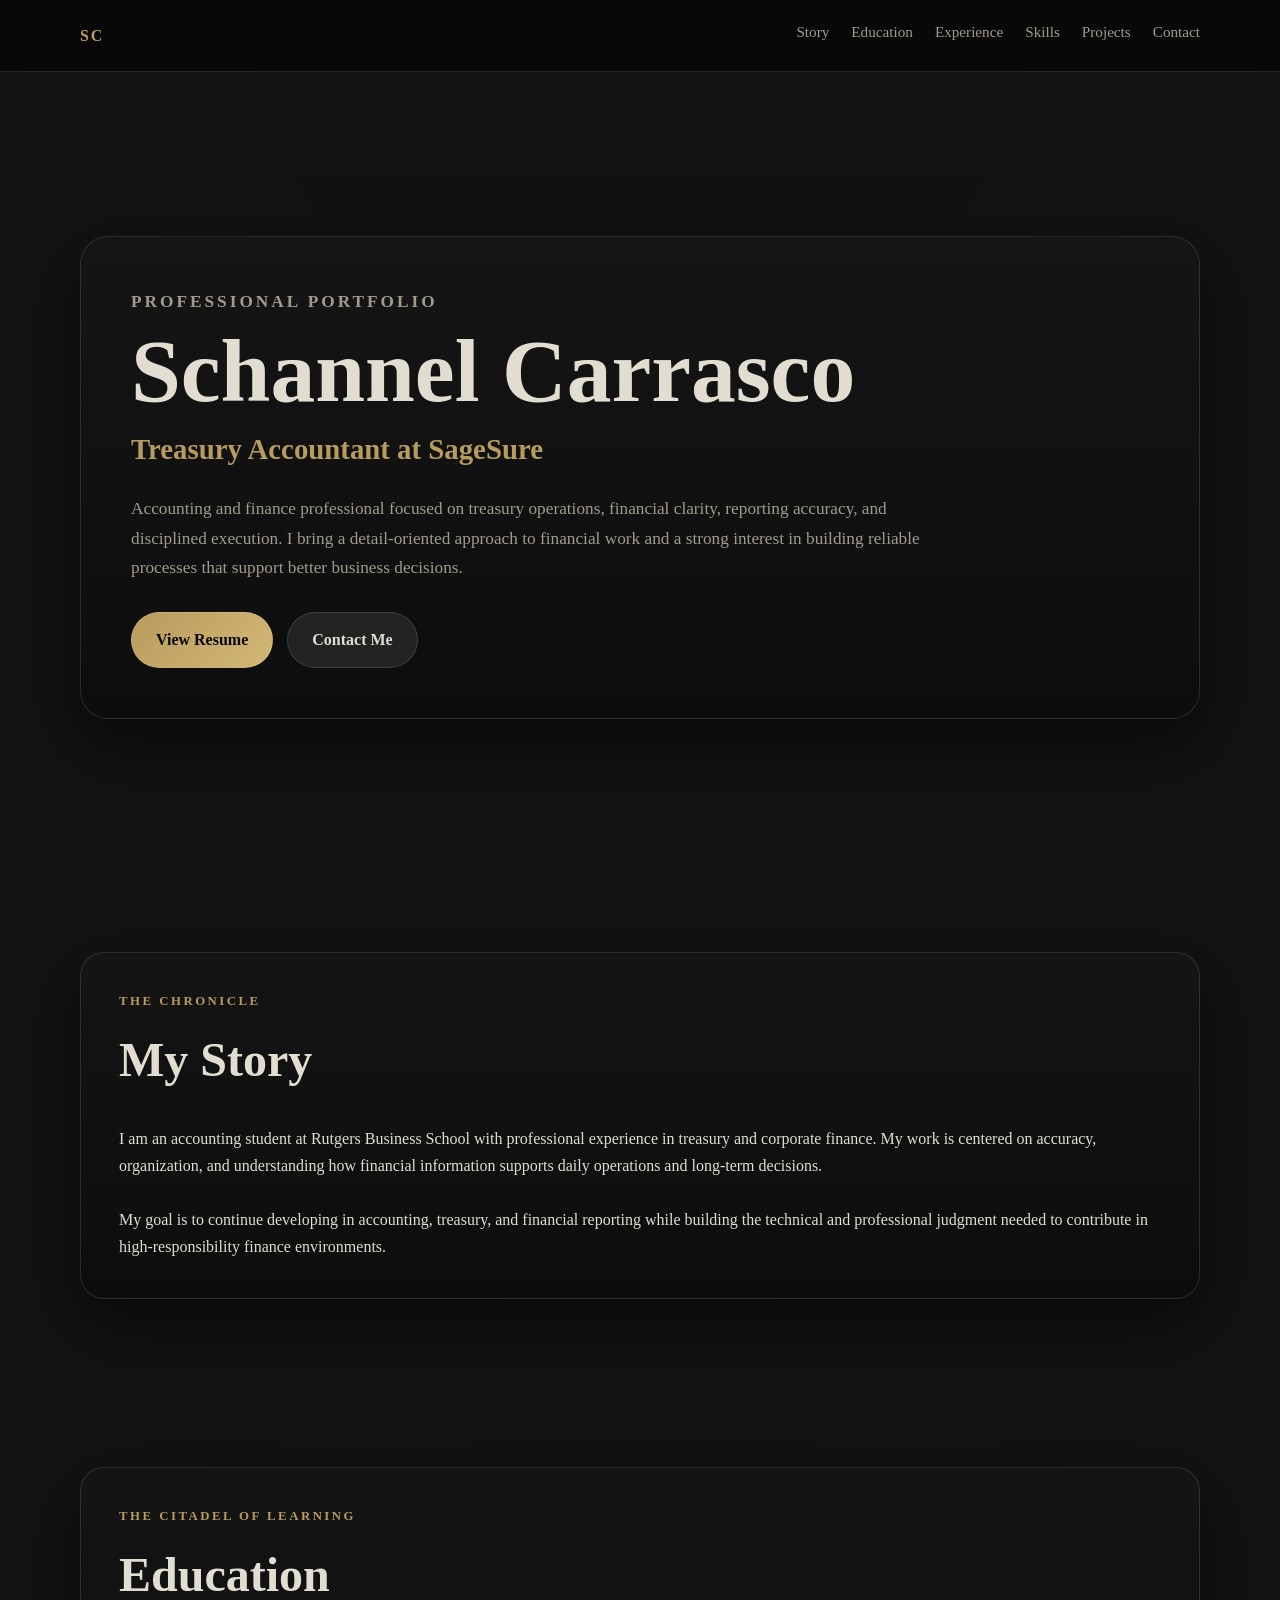
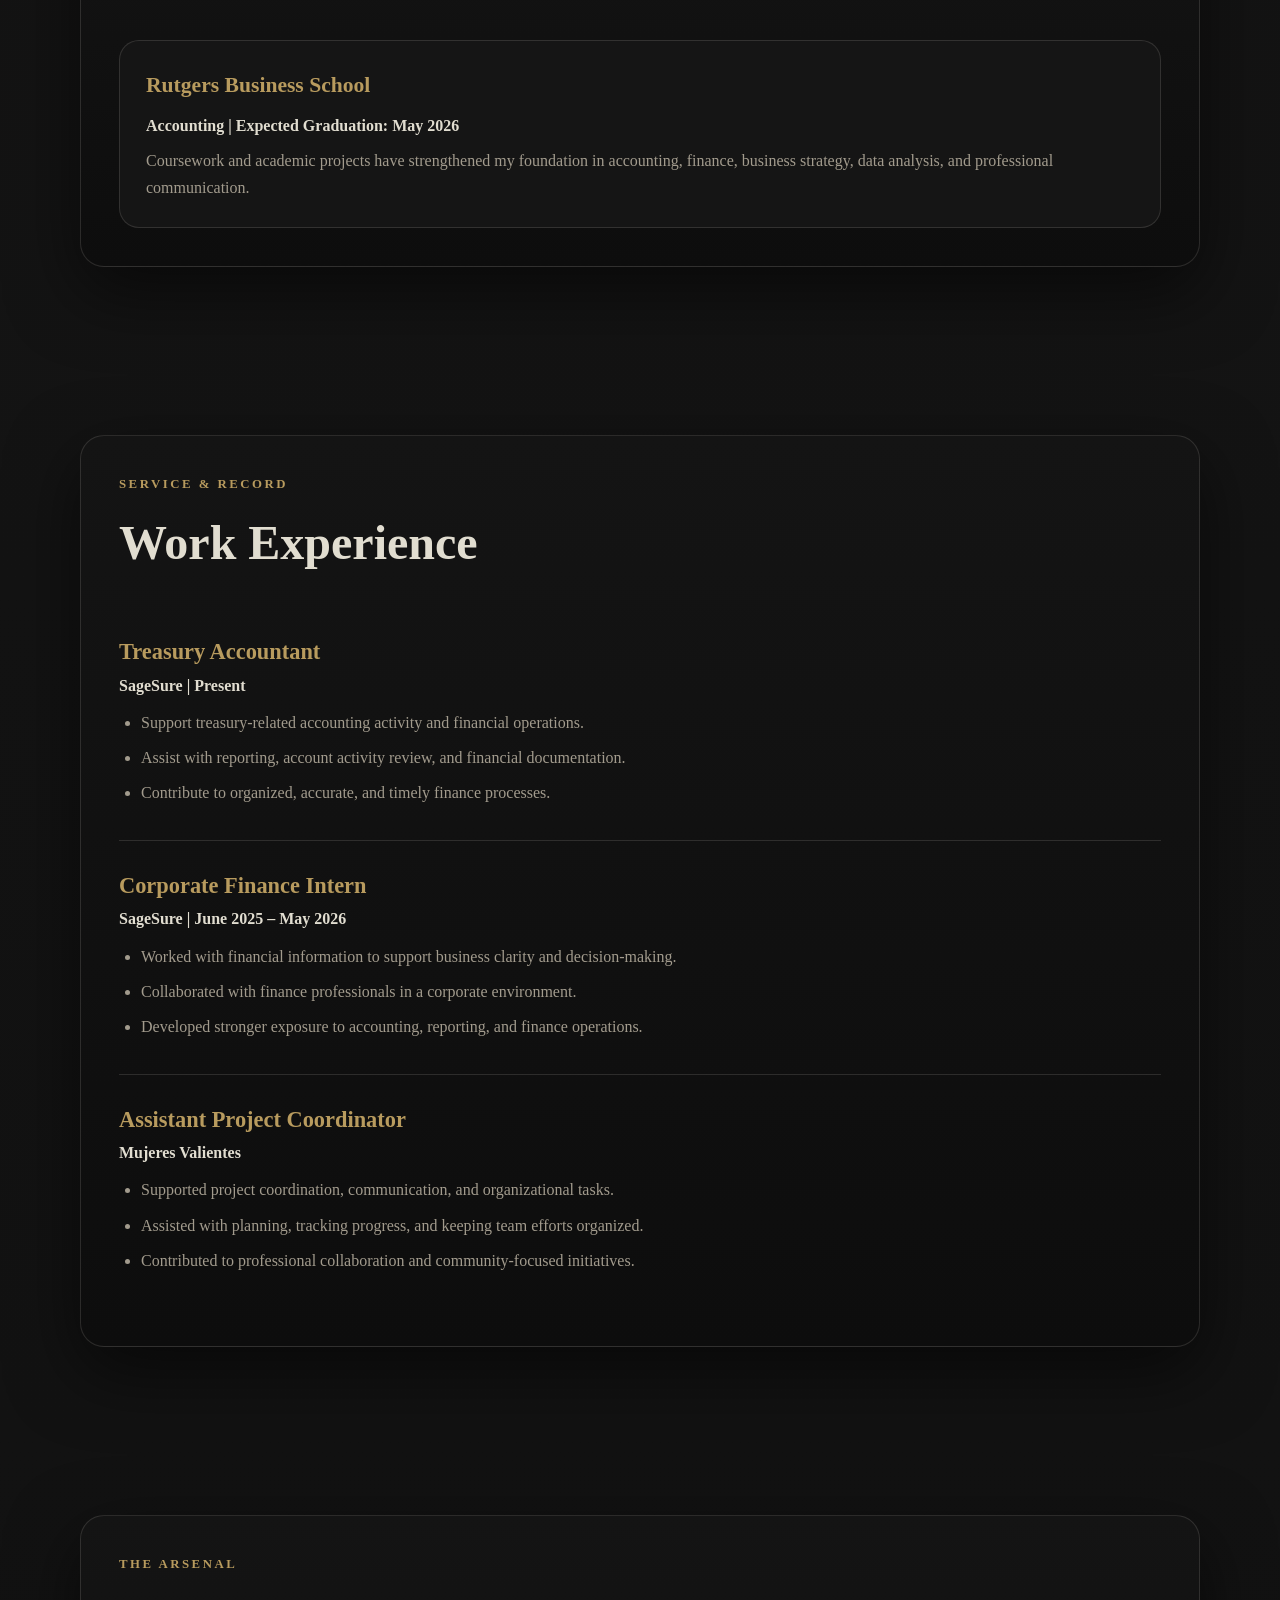
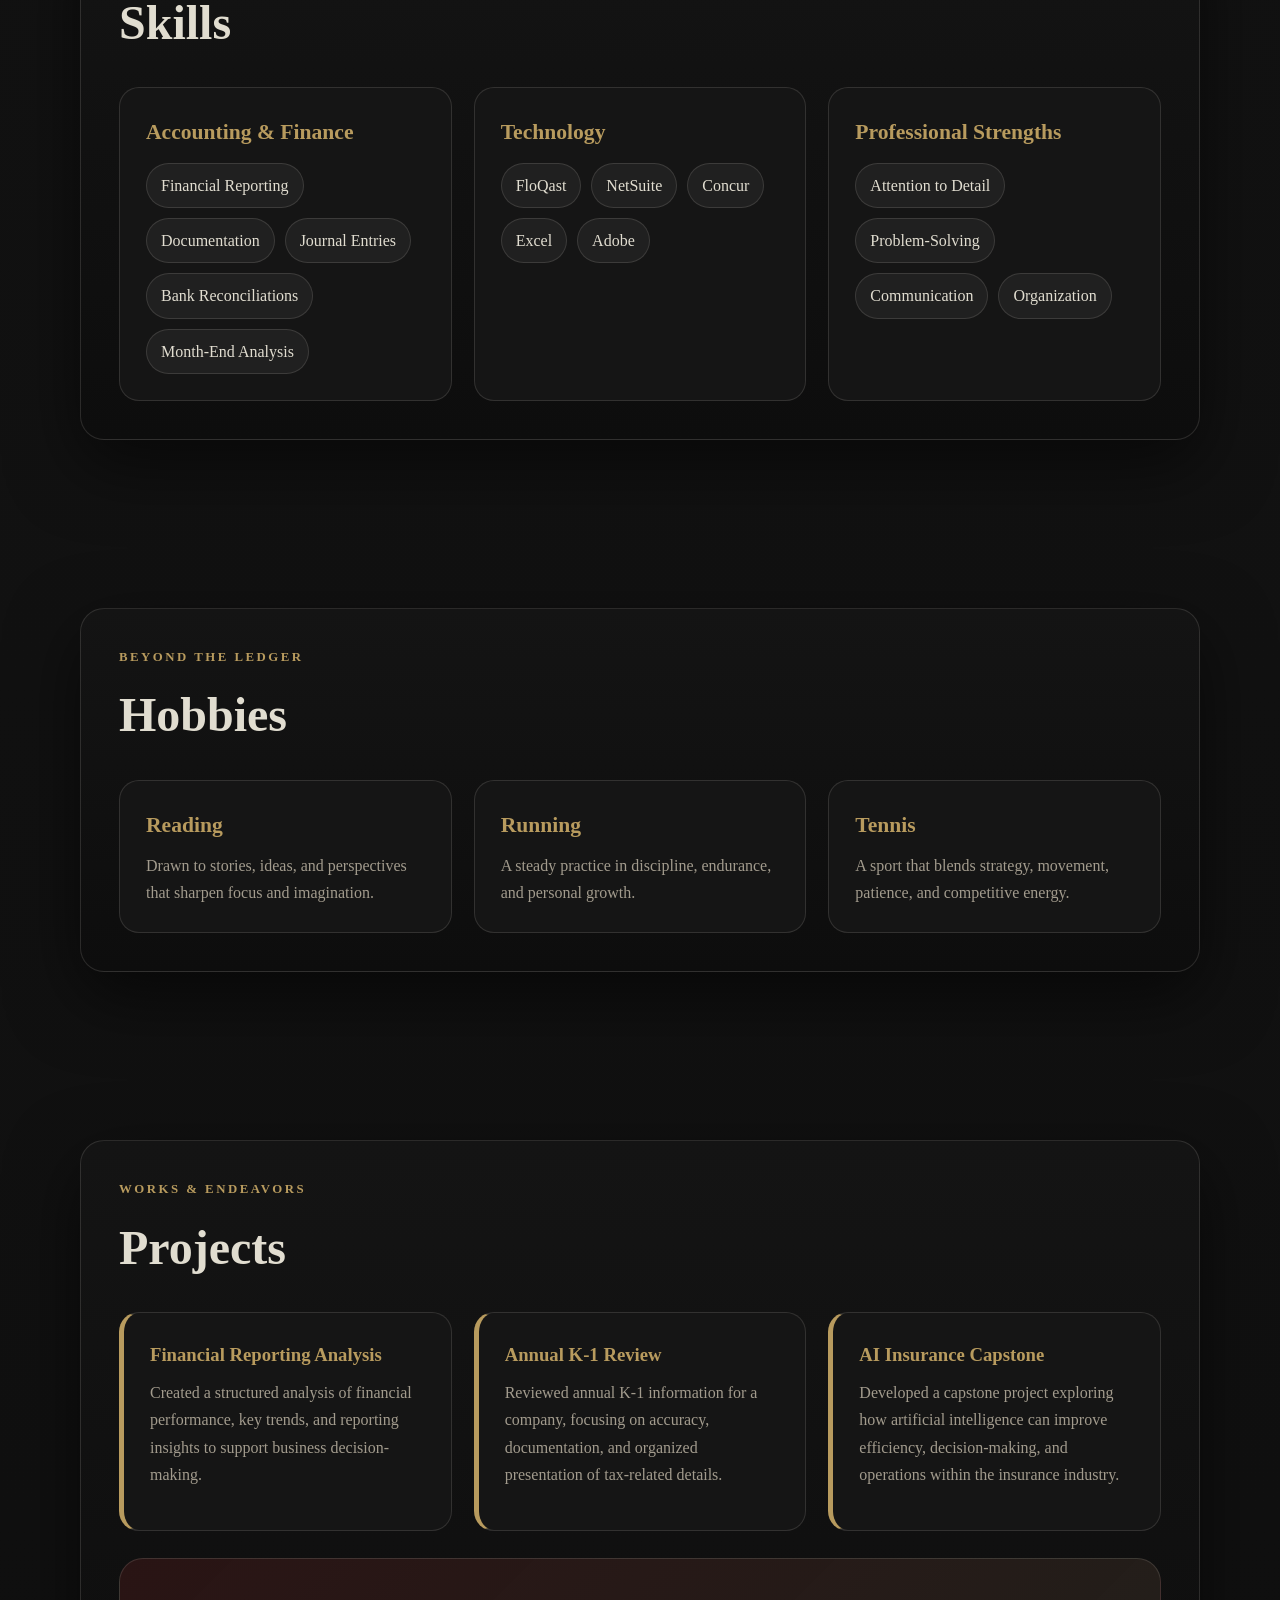
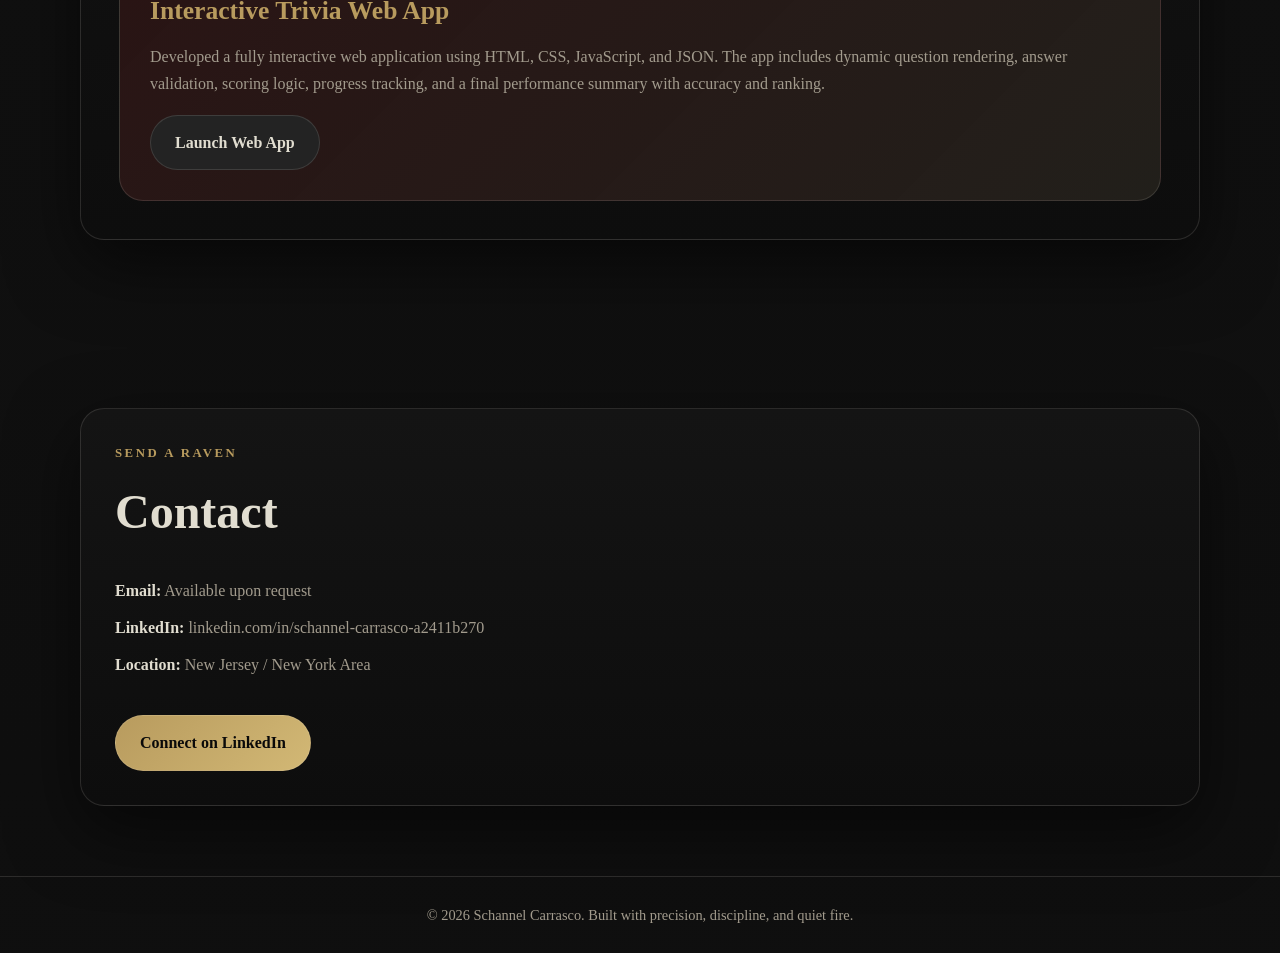
<file: index.html>
<!DOCTYPE html>
<html lang="en">
<head>
  <meta charset="UTF-8" />
  <meta name="viewport" content="width=device-width, initial-scale=1.0" />

  <title>Schannel Carrasco | Professional Portfolio</title>

  <link rel="stylesheet" href="style.css" />
</head>

<body>

  <nav class="navbar">
    <div class="nav-inner">
      <div class="logo">SC</div>

      <ul class="nav-links">
        <li><a href="#about">Story</a></li>
        <li><a href="#education">Education</a></li>
        <li><a href="#experience">Experience</a></li>
        <li><a href="#skills">Skills</a></li>
        <li><a href="#projects">Projects</a></li>
        <li><a href="#contact">Contact</a></li>
      </ul>
    </div>
  </nav>

  <section class="hero">
    <div class="container">
      <div class="hero-card">
        <p class="eyebrow">Professional Portfolio</p>

        <h1>Schannel Carrasco</h1>

        <h2>Treasury Accountant at SageSure</h2>

        <p>
          Accounting and finance professional focused on treasury operations, financial clarity,
          reporting accuracy, and disciplined execution. I bring a detail-oriented approach to
          financial work and a strong interest in building reliable processes that support better
          business decisions.
        </p>

        <div class="hero-actions">
          <a href="#" class="btn btn-primary">View Resume</a>
          <a href="#contact" class="btn btn-secondary">Contact Me</a>
        </div>
      </div>
    </div>
  </section>

  <section id="about">
    <div class="container">
      <div class="section-card">
        <div class="section-title">
          <p class="label">The Chronicle</p>
          <h2>My Story</h2>
        </div>

        <p>
          I am an accounting student at Rutgers Business School with professional experience in
          treasury and corporate finance. My work is centered on accuracy, organization, and
          understanding how financial information supports daily operations and long-term decisions.
        </p>

        <br />

        <p>
          My goal is to continue developing in accounting, treasury, and financial reporting while
          building the technical and professional judgment needed to contribute in high-responsibility
          finance environments.
        </p>
      </div>
    </div>
  </section>

  <section id="education">
    <div class="container">
      <div class="section-card">
        <div class="section-title">
          <p class="label">The Citadel of Learning</p>
          <h2>Education</h2>
        </div>

        <div class="card">
          <h3>Rutgers Business School</h3>
          <h4>Accounting | Expected Graduation: May 2026</h4>
          <p>
            Coursework and academic projects have strengthened my foundation in accounting, finance,
            business strategy, data analysis, and professional communication.
          </p>
        </div>
      </div>
    </div>
  </section>

  <section id="experience">
    <div class="container">
      <div class="section-card">
        <div class="section-title">
          <p class="label">Service & Record</p>
          <h2>Work Experience</h2>
        </div>

        <div class="experience-item">
          <h3>Treasury Accountant</h3>
          <p class="company">SageSure | Present</p>
          <ul>
            <li>Support treasury-related accounting activity and financial operations.</li>
            <li>Assist with reporting, account activity review, and financial documentation.</li>
            <li>Contribute to organized, accurate, and timely finance processes.</li>
          </ul>
        </div>

        <div class="experience-item">
          <h3>Corporate Finance Intern</h3>
          <p class="company">SageSure | June 2025 – May 2026</p>
          <ul>
            <li>Worked with financial information to support business clarity and decision-making.</li>
            <li>Collaborated with finance professionals in a corporate environment.</li>
            <li>Developed stronger exposure to accounting, reporting, and finance operations.</li>
          </ul>
        </div>

        <div class="experience-item">
          <h3>Assistant Project Coordinator</h3>
          <p class="company">Mujeres Valientes</p>
          <ul>
            <li>Supported project coordination, communication, and organizational tasks.</li>
            <li>Assisted with planning, tracking progress, and keeping team efforts organized.</li>
            <li>Contributed to professional collaboration and community-focused initiatives.</li>
          </ul>
        </div>
      </div>
    </div>
  </section>

  <section id="skills">
    <div class="container">
      <div class="section-card">
        <div class="section-title">
          <p class="label">The Arsenal</p>
          <h2>Skills</h2>
        </div>

        <div class="grid-3">
          <div class="card skill-group">
            <h3>Accounting & Finance</h3>
            <ul class="skill-list">
              <li>Financial Reporting</li>
              <li>Documentation</li>
              <li>Journal Entries</li>
              <li>Bank Reconciliations</li>
              <li>Month-End Analysis</li>
            </ul>
          </div>

          <div class="card skill-group">
            <h3>Technology</h3>
            <ul class="skill-list">
              <li>FloQast</li>
              <li>NetSuite</li>
              <li>Concur</li>
              <li>Excel</li>
              <li>Adobe</li>
            </ul>
          </div>

          <div class="card skill-group">
            <h3>Professional Strengths</h3>
            <ul class="skill-list">
              <li>Attention to Detail</li>
              <li>Problem-Solving</li>
              <li>Communication</li>
              <li>Organization</li>
            </ul>
          </div>
        </div>
      </div>
    </div>
  </section>

  <section id="hobbies">
    <div class="container">
      <div class="section-card">
        <div class="section-title">
          <p class="label">Beyond the Ledger</p>
          <h2>Hobbies</h2>
        </div>

        <div class="grid-3">
          <div class="card">
            <h3>Reading</h3>
            <p>Drawn to stories, ideas, and perspectives that sharpen focus and imagination.</p>
          </div>

          <div class="card">
            <h3>Running</h3>
            <p>A steady practice in discipline, endurance, and personal growth.</p>
          </div>

          <div class="card">
            <h3>Tennis</h3>
            <p>A sport that blends strategy, movement, patience, and competitive energy.</p>
          </div>
        </div>
      </div>
    </div>
  </section>

  <section id="projects">
    <div class="container">
      <div class="section-card">
        <div class="section-title">
          <p class="label">Works & Endeavors</p>
          <h2>Projects</h2>
        </div>

        <div class="grid-3">
          <div class="project-card">
            <h3>Financial Reporting Analysis</h3>
            <p>
              Created a structured analysis of financial performance, key trends, and reporting
              insights to support business decision-making.
            </p>
          </div>

          <div class="project-card">
            <h3>Annual K-1 Review</h3>
            <p>
              Reviewed annual K-1 information for a company, focusing on accuracy, documentation,
              and organized presentation of tax-related details.
            </p>
          </div>

          <div class="project-card">
            <h3>AI Insurance Capstone</h3>
            <p>
              Developed a capstone project exploring how artificial intelligence can improve efficiency,
              decision-making, and operations within the insurance industry.
            </p>
          </div>
        </div>

        <br />

        <div class="featured-project">
          <h3>Interactive Trivia Web App</h3>

          <p>
            Developed a fully interactive web application using HTML, CSS, JavaScript, and JSON.
            The app includes dynamic question rendering, answer validation, scoring logic,
            progress tracking, and a final performance summary with accuracy and ranking.
          </p>

          <a href="/GOT-Trivia/" class="project-btn">Launch Web App</a>
        </div>
      </div>
    </div>
  </section>

  <section id="contact">
    <div class="container">
      <div class="contact-card">
        <div class="section-title">
          <p class="label">Send a Raven</p>
          <h2>Contact</h2>
        </div>

        <p><strong>Email:</strong> Available upon request</p>
        <p>
          <strong>LinkedIn:</strong>
          <a href="https://www.linkedin.com/in/schannel-carrasco-a2411b270" target="_blank">
            linkedin.com/in/schannel-carrasco-a2411b270
          </a>
        </p>
        <p><strong>Location:</strong> New Jersey / New York Area</p>

        <br />

        <a href="https://www.linkedin.com/in/schannel-carrasco-a2411b270" target="_blank" class="btn btn-primary">
          Connect on LinkedIn
        </a>
      </div>
    </div>
  </section>

  <footer>
    <div class="container">
      <p>© 2026 Schannel Carrasco. Built with precision, discipline, and quiet fire.</p>
    </div>
  </footer>

</body>
</html>
</file>
<file: style.css>
* {
  margin: 0;
  padding: 0;
  box-sizing: border-box;
}

:root {
  --black: #070707;
  --charcoal: #111111;
  --stone: #1a1a1a;
  --iron: #2c2c2c;
  --silver: #e1ddd0;
  --muted: #a29b8d;
  --gold: #b89b5e;
  --dark-gold: #6f5830;
  --blood: #5f1212;
  --border: rgba(225, 221, 208, 0.14);
  --shadow: 0 24px 70px rgba(0, 0, 0, 0.55);
}

html {
  scroll-behavior: smooth;
}

body {
  font-family: Georgia, "Times New Roman", serif;
  background:
    linear-gradient(rgba(7, 7, 7, 0.94), rgba(7, 7, 7, 0.97)),
    radial-gradient(circle at top, rgba(95, 18, 18, 0.25), transparent 36%);
  color: var(--silver);
  min-height: 100vh;
  line-height: 1.7;
}

a {
  color: inherit;
  text-decoration: none;
}

ul {
  padding-left: 22px;
}

li {
  margin-bottom: 8px;
}

/* Layout */

.container {
  width: min(1120px, 92%);
  margin: 0 auto;
}

section {
  padding: 70px 0;
}

.section-card {
  background: linear-gradient(180deg, #141414, #0d0d0d);
  border: 1px solid var(--border);
  border-radius: 24px;
  padding: 38px;
  box-shadow: var(--shadow);
  margin-bottom: 28px;
}

/* Navigation */

.navbar {
  position: sticky;
  top: 0;
  z-index: 10;
  background: rgba(7, 7, 7, 0.88);
  backdrop-filter: blur(12px);
  border-bottom: 1px solid var(--border);
}

.nav-inner {
  width: min(1120px, 92%);
  margin: 0 auto;
  padding: 18px 0;
  display: flex;
  justify-content: space-between;
  align-items: center;
}

.logo,
.menu-toggle {
  color: var(--gold);
  font-weight: 700;
  letter-spacing: 1.8px;
  text-transform: uppercase;
}

.nav-links {
  display: flex;
  gap: 22px;
  list-style: none;
  padding-left: 0;
}

.nav-links a {
  color: var(--muted);
  font-size: 0.95rem;
}

.nav-links a:hover {
  color: var(--gold);
}

/* Hero */

.hero {
  min-height: 90vh;
  display: flex;
  align-items: center;
  padding: 90px 0;
}

.hero-card {
  background: linear-gradient(180deg, #151515, #0d0d0d);
  border: 1px solid var(--border);
  border-radius: 28px;
  padding: 50px;
  box-shadow: var(--shadow);
}

.eyebrow {
  color: var(--gold);
  text-transform: uppercase;
  letter-spacing: 3px;
  font-size: 0.8rem;
  font-weight: 700;
  margin-bottom: 12px;
}

.hero h1 {
  font-size: clamp(3rem, 7vw, 6rem);
  line-height: 0.95;
  margin-bottom: 12px;
  color: var(--silver);
}

.hero h2 {
  color: var(--gold);
  font-size: clamp(1.2rem, 3vw, 1.8rem);
  margin-bottom: 20px;
}

.hero p {
  color: var(--muted);
  max-width: 820px;
  font-size: 1.08rem;
}

.hero-actions {
  margin-top: 30px;
  display: flex;
  gap: 14px;
  flex-wrap: wrap;
}

/* Buttons */

.btn,
button,
.project-btn {
  display: inline-block;
  font-family: Georgia, "Times New Roman", serif;
  font-weight: 700;
  border-radius: 999px;
  padding: 13px 24px;
  border: 1px solid var(--border);
  transition: 0.2s ease;
}

.btn-primary {
  background: linear-gradient(135deg, var(--gold), #d2b875);
  color: #090909;
}

.btn-secondary,
.project-btn {
  background: #232323;
  color: var(--silver);
}

.btn:hover,
.project-btn:hover {
  transform: translateY(-2px);
  border-color: var(--gold);
}

/* Section Titles */

.section-title {
  margin-bottom: 24px;
}

.section-title .label {
  color: var(--gold);
  text-transform: uppercase;
  letter-spacing: 2.5px;
  font-size: 0.8rem;
  font-weight: 700;
  margin-bottom: 6px;
}

.section-title h2 {
  font-size: clamp(2rem, 4vw, 3rem);
  color: var(--silver);
}

/* Content Grids */

.grid-2 {
  display: grid;
  grid-template-columns: 1fr 1fr;
  gap: 24px;
}

.grid-3 {
  display: grid;
  grid-template-columns: repeat(3, 1fr);
  gap: 22px;
}

.card {
  background: #151515;
  border: 1px solid var(--border);
  border-radius: 20px;
  padding: 26px;
}

.card h3 {
  color: var(--gold);
  font-size: 1.35rem;
  margin-bottom: 8px;
}

.card h4 {
  color: var(--silver);
  margin-bottom: 8px;
}

.card p,
.card li {
  color: var(--muted);
}

/* Experience */

.experience-item {
  padding: 26px 0;
  border-bottom: 1px solid var(--border);
}

.experience-item:last-child {
  border-bottom: none;
}

.experience-item h3 {
  color: var(--gold);
  font-size: 1.4rem;
}

.experience-item .company {
  color: var(--silver);
  font-weight: 700;
  margin-bottom: 10px;
}

.experience-item ul {
  color: var(--muted);
}

/* Skills */

.skill-group h3 {
  color: var(--gold);
  margin-bottom: 12px;
}

.skill-list {
  display: flex;
  flex-wrap: wrap;
  gap: 10px;
  padding-left: 0;
  list-style: none;
}

.skill-list li {
  background: #202020;
  border: 1px solid var(--border);
  color: var(--silver);
  border-radius: 999px;
  padding: 8px 14px;
  margin-bottom: 0;
}

/* Projects */

.project-card {
  background: #151515;
  border: 1px solid var(--border);
  border-left: 5px solid var(--gold);
  border-radius: 20px;
  padding: 26px;
}

.project-card h3 {
  color: var(--gold);
  margin-bottom: 8px;
}

.project-card p {
  color: var(--muted);
  margin-bottom: 16px;
}

/* Contact */

.contact-card {
  background: linear-gradient(180deg, #141414, #0d0d0d);
  border: 1px solid var(--border);
  border-radius: 24px;
  padding: 34px;
  box-shadow: var(--shadow);
}

.contact-card p {
  color: var(--muted);
  margin-bottom: 10px;
}

.contact-card strong {
  color: var(--silver);
}

/* Footer */

footer {
  border-top: 1px solid var(--border);
  padding: 26px 0;
  text-align: center;
  color: var(--muted);
  font-size: 0.9rem;
}

/* App Link Feature */

.featured-project {
  background:
    linear-gradient(135deg, rgba(95, 18, 18, 0.28), rgba(184, 155, 94, 0.08)),
    #151515;
  border: 1px solid var(--border);
  border-radius: 24px;
  padding: 30px;
}

.featured-project h3 {
  color: var(--gold);
  font-size: 1.6rem;
  margin-bottom: 10px;
}

.featured-project p {
  color: var(--muted);
  margin-bottom: 18px;
}

/* Responsive */

@media (max-width: 850px) {
  .grid-2,
  .grid-3 {
    grid-template-columns: 1fr;
  }

  .nav-inner {
    align-items: flex-start;
    gap: 14px;
    flex-direction: column;
  }

  .nav-links {
    flex-wrap: wrap;
    gap: 14px;
  }

  .hero-card,
  .section-card {
    padding: 30px;
  }
}

@media (max-width: 600px) {
  section {
    padding: 46px 0;
  }

  .hero {
    min-height: auto;
    padding: 50px 0;
  }

  .hero-card {
    padding: 24px;
  }

  .hero-actions {
    flex-direction: column;
  }

  .btn,
  .project-btn {
    width: 100%;
    text-align: center;
  }
}
</file>
